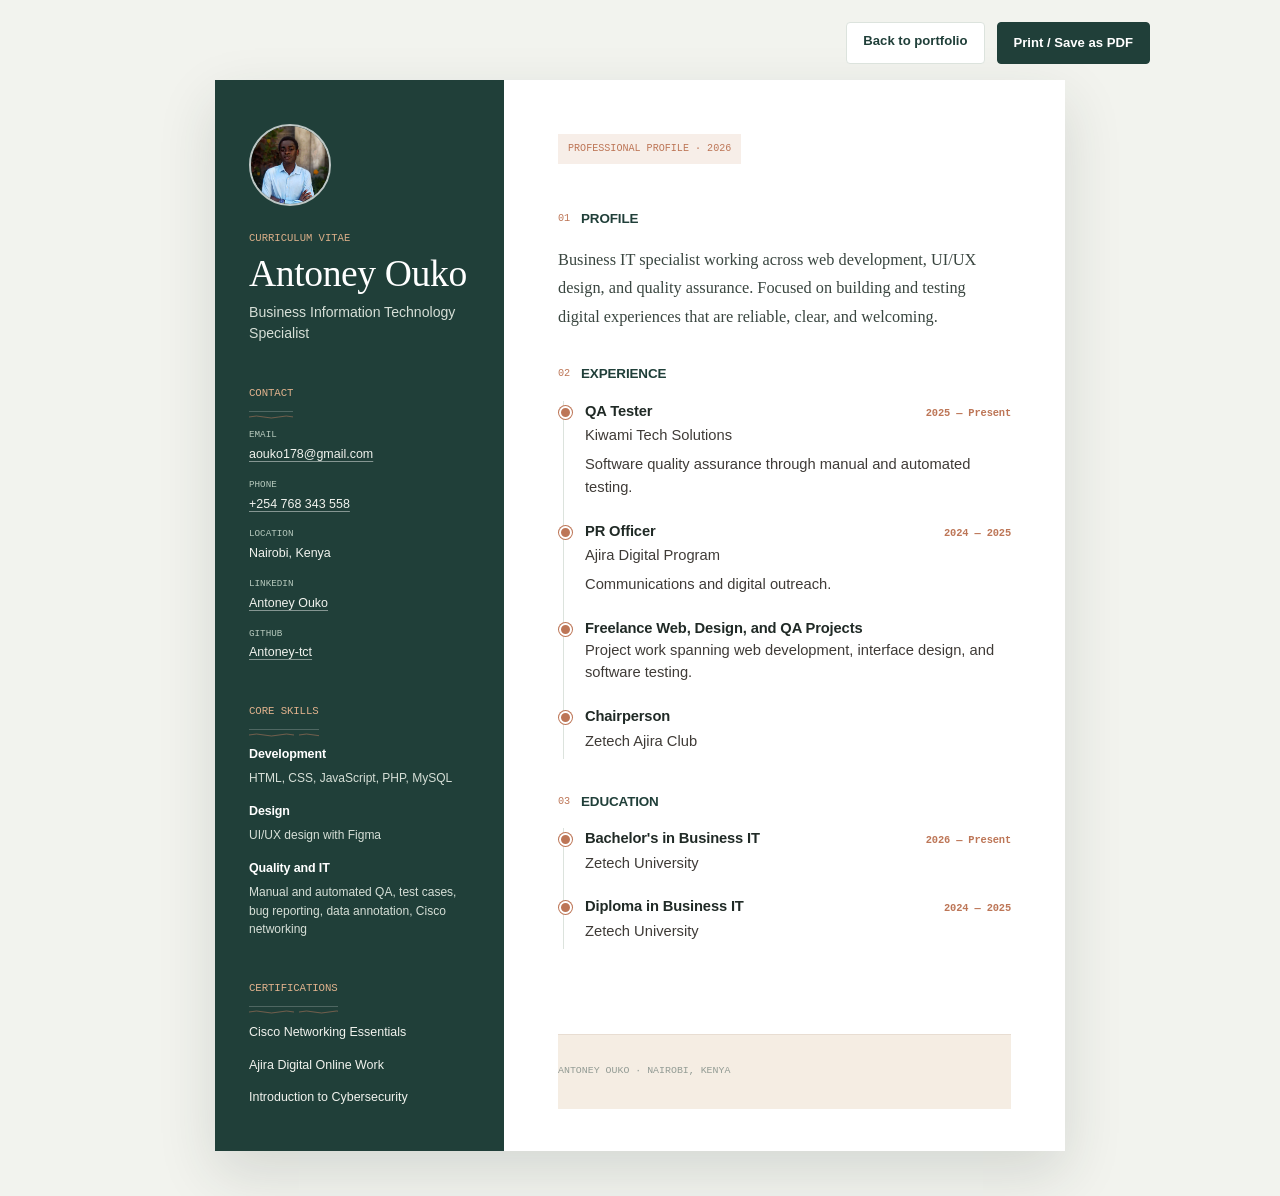
<file: cv.html>
<!DOCTYPE html>
<html lang="en">
<head>
    <meta charset="UTF-8">
    <meta name="viewport" content="width=device-width, initial-scale=1.0">
    <meta name="description" content="CV of Antoney Ouko, Business IT specialist based in Nairobi, Kenya.">
    <title>CV · Antoney Ouko</title>
    <link rel="stylesheet" href="style.css">
    <style>
        body.cv-page {
            background: #f2eee8;
            color: #242321;
            font-family: Georgia, 'Times New Roman', serif;
        }

        .cv-actions {
            display: flex;
            justify-content: center;
            gap: 12px;
            padding: 24px 16px;
        }

        .cv-sheet {
            max-width: 850px;
            margin: 0 auto 48px;
            padding: 56px 64px;
            background: #fff;
            box-shadow: 0 12px 40px rgba(40, 32, 24, 0.12);
        }

        .cv-sheet h1 {
            margin-bottom: 8px;
            font-size: 2.6rem;
            line-height: 1.1;
        }

        .cv-role {
            margin-bottom: 14px;
            color: #9b5f48;
            font: 600 0.95rem/1.4 'Fragment Mono', monospace;
        }

        .cv-contact {
            display: flex;
            flex-wrap: wrap;
            gap: 6px 18px;
            padding-bottom: 20px;
            border-bottom: 2px solid #c17c5e;
            font: 0.85rem/1.5 Arial, sans-serif;
        }

        .cv-contact a {
            color: inherit;
            text-decoration: none;
        }

        .cv-section {
            margin-top: 26px;
        }

        .cv-section h2 {
            margin-bottom: 12px;
            color: #9b5f48;
            font: 600 0.95rem/1.3 'Fragment Mono', monospace;
            text-transform: uppercase;
        }

        .cv-section h2::after {
            display: none;
        }

        .cv-section p,
        .cv-section li {
            color: #3f3b37;
            font: 0.92rem/1.55 Arial, sans-serif;
        }

        .cv-item {
            margin-bottom: 16px;
        }

        .cv-item h3 {
            display: flex;
            justify-content: space-between;
            gap: 16px;
            margin-bottom: 3px;
            font: 700 1rem/1.4 Arial, sans-serif;
        }

        .cv-item h3 span {
            color: #6b625c;
            font-size: 0.85rem;
            font-weight: 400;
            white-space: nowrap;
        }

        .cv-list {
            display: grid;
            grid-template-columns: 1fr 1fr;
            gap: 6px 24px;
            padding-left: 18px;
        }

        @media (max-width: 600px) {
            .cv-sheet {
                margin: 0 12px 24px;
                padding: 32px 24px;
            }

            .cv-sheet h1 {
                font-size: 2rem;
            }

            .cv-list {
                grid-template-columns: 1fr;
            }

            .cv-item h3 {
                flex-direction: column;
                gap: 0;
            }
        }

        @media print {
            @page {
                size: A4;
                margin: 14mm;
            }

            body.cv-page {
                background: #fff;
            }

            .cv-actions {
                display: none;
            }

            .cv-sheet {
                max-width: none;
                margin: 0;
                padding: 0;
                box-shadow: none;
            }

            .cv-section,
            .cv-item {
                break-inside: avoid;
            }
        }
        .cv-page {
            --resume-forest: #203f39;
            --resume-forest-light: #2b5148;
            --resume-copper: #bd7657;
            --resume-paper: #f2f3ee;
            --resume-ink: #202a26;
            --resume-muted: #69736d;
            --resume-line: #dce3dd;
        }

        .cv-page section {
            position: static;
            padding: 0;
        }

        .cv-page header {
            position: static;
            top: auto;
            left: auto;
            z-index: auto;
            width: auto;
            padding: 0;
            border: 0;
            background: transparent;
            backdrop-filter: none;
        }

        body.cv-page {
            min-height: 100vh;
            background: var(--resume-paper);
            color: var(--resume-ink);
            font-family: 'Graphik', Arial, sans-serif;
        }

        .cv-actions {
            justify-content: flex-end;
            max-width: 1020px;
            margin: 0 auto;
            padding: 22px 0 16px;
        }

        .cv-action {
            min-height: 42px;
            padding: 10px 16px;
            border: 1px solid var(--resume-line);
            border-radius: 4px;
            background: #fff;
            color: var(--resume-forest);
            font: 600 0.82rem/1.2 'Graphik', Arial, sans-serif;
            text-decoration: none;
            cursor: pointer;
        }

        .cv-action-primary {
            border-color: var(--resume-forest);
            background: var(--resume-forest);
            color: #fff;
        }

        .cv-action:hover { border-color: var(--resume-copper); color: var(--resume-copper); }
        .cv-action-primary:hover { background: var(--resume-forest-light); color: #fff; }
        .cv-action:focus-visible { outline: 3px solid var(--resume-copper); outline-offset: 3px; }

        .cv-sheet {
            display: grid;
            grid-template-columns: 34% 66%;
            width: min(1020px, calc(100% - 40px));
            min-height: 900px;
            margin: 0 auto 48px;
            overflow: hidden;
            padding: 0;
            background: #fff;
            box-shadow: 0 22px 55px rgba(32, 51, 43, 0.14);
        }

        .cv-sidebar {
            padding: 44px 34px;
            background: var(--resume-forest);
            color: #f4f5ef;
        }

        .cv-portrait {
            display: block;
            width: 82px;
            height: 82px;
            margin-bottom: 24px;
            border: 2px solid rgba(255, 255, 255, 0.7);
            border-radius: 50%;
            object-fit: cover;
        }

        .cv-eyebrow,
        .cv-document-label,
        .cv-contact-label,
        .cv-sidebar-heading,
        .cv-section-index,
        .cv-item-date,
        .cv-footer {
            font-family: 'Fragment Mono', monospace;
        }

        .cv-eyebrow,
        .cv-document-label,
        .cv-contact-label,
        .cv-sidebar-heading,
        .cv-section-index,
        .cv-footer { text-transform: uppercase; }

        .cv-eyebrow { margin-bottom: 8px; color: #d9ae88; font-size: 0.66rem; }
        .cv-sheet h1.cv-name { margin: 0 0 8px; color: #fff; font: 500 2.35rem/1.03 'Freight Text', Georgia, serif; }
        .cv-sidebar .cv-role { max-width: 220px; margin: 0; color: #d6dfd7; font: 400 0.88rem/1.5 'Graphik', Arial, sans-serif; }
        .cv-sidebar-section { margin-top: 34px; }
        .cv-sidebar-heading { margin: 0 0 16px; padding-bottom: 9px; border-bottom: 1px solid rgba(244, 245, 239, 0.22); color: #e0b28d; font-size: 0.67rem; font-weight: 400; }
        .cv-contact-list, .cv-cert-list { display: grid; gap: 14px; margin: 0; padding: 0; list-style: none; }
        .cv-contact-list li, .cv-cert-list li { color: #f1f3ee; font-size: 0.78rem; line-height: 1.5; overflow-wrap: anywhere; }
        .cv-contact-label { display: block; margin-bottom: 3px; color: #b6c9bd; font-size: 0.58rem; }
        .cv-sidebar a { color: inherit; text-decoration-color: rgba(255, 255, 255, 0.45); text-underline-offset: 3px; }
        .cv-sidebar a:hover { color: #e7b58f; }
        .cv-skill-group + .cv-skill-group { margin-top: 16px; }
        .cv-skill-group h3 { margin: 0 0 5px; color: #fff; font: 600 0.78rem/1.4 'Graphik', Arial, sans-serif; }
        .cv-skill-group p { color: #d6dfd7; font-size: 0.75rem; line-height: 1.55; }

        .cv-content { display: flex; flex-direction: column; padding: 54px 54px 42px; }
        .cv-document-label { align-self: flex-start; margin-bottom: 12px; padding: 7px 10px; background: #f7eee8; color: var(--resume-copper); font-size: 0.63rem; }
        .cv-section .cv-content-intro { margin: 0; color: #3a4640; font: 400 1.02rem/1.75 'Freight Text', Georgia, serif; }
        .cv-section { margin-top: 34px; }
        .cv-section .cv-section-heading { display: flex; align-items: center; gap: 11px; margin: 0 0 18px; color: var(--resume-forest); font: 600 0.84rem/1.3 'Graphik', Arial, sans-serif; text-transform: uppercase; }
        .cv-section-index { color: var(--resume-copper); font-size: 0.64rem; font-weight: 400; }
        .cv-section .cv-section-heading::after { position: static; width: auto; height: 1px; flex: 1; background: var(--resume-line); content: ''; transform: none; }
        .cv-timeline { display: grid; gap: 22px; margin: 0 0 0 5px; padding: 0 0 0 21px; border-left: 1px solid var(--resume-line); list-style: none; }
        .cv-timeline-item { position: relative; }
        .cv-timeline-item::before { position: absolute; top: 5px; left: -26px; width: 9px; height: 9px; border: 2px solid #fff; border-radius: 50%; background: var(--resume-copper); box-shadow: 0 0 0 1px var(--resume-copper); content: ''; }
        .cv-item-heading { display: flex; align-items: baseline; justify-content: space-between; gap: 12px; margin: 0; color: var(--resume-ink); font: 600 0.92rem/1.4 'Graphik', Arial, sans-serif; }
        .cv-item-date { flex: 0 0 auto; color: var(--resume-copper); font-size: 0.65rem; }
        .cv-item-org { margin: 3px 0 6px; color: var(--resume-muted); font-size: 0.77rem; font-weight: 600; }
        .cv-item-description { color: #56615a; font-size: 0.78rem; line-height: 1.6; }
        .cv-education .cv-timeline { gap: 16px; }
        .cv-footer { margin-top: auto; padding-top: 28px; color: #929b94; font-size: 0.62rem; }

        @media (max-width: 760px) {
            .cv-actions { justify-content: center; padding: 16px 12px; }
            .cv-sheet { grid-template-columns: 1fr; width: min(100% - 24px, 620px); margin-bottom: 24px; }
            .cv-sidebar { padding: 32px 28px; }
            .cv-sidebar-section { margin-top: 26px; }
            .cv-content { padding: 36px 28px; }
        }

        @media (max-width: 480px) {
            .cv-actions { gap: 8px; }
            .cv-action { flex: 1; padding: 9px 10px; font-size: 0.74rem; }
            .cv-sidebar { padding: 28px 24px; }
            .cv-content { padding: 32px 24px; }
            .cv-sheet h1.cv-name { font-size: 2.1rem; }
            .cv-item-heading { align-items: flex-start; flex-direction: column; gap: 2px; }
        }

        @media print {
            @page { size: A4; margin: 0; }
            body.cv-page { background: #fff; print-color-adjust: exact; -webkit-print-color-adjust: exact; }
            .cv-actions { display: none; }
            .cv-sheet { grid-template-columns: 68mm 1fr; width: 210mm; min-height: 297mm; margin: 0; overflow: visible; box-shadow: none; }
            .cv-sidebar { padding: 13mm 10mm; }
            .cv-content { padding: 14mm 13mm 12mm; }
            .cv-sidebar-section { margin-top: 8mm; }
            .cv-section { margin-top: 9mm; }
            .cv-timeline, .cv-timeline-item { break-inside: avoid; }
        }
    </style>
</head>
<body class="cv-page">
    <nav class="cv-actions" aria-label="CV actions">
        <a class="cv-action" href="index.html#studio">Back to portfolio</a>
        <button class="cv-action cv-action-primary" type="button" onclick="window.print()">Print / Save as PDF</button>
    </nav>

    <main class="cv-sheet">
        <aside class="cv-sidebar" aria-label="Contact details and skills">
            <header class="cv-identity">
                <img class="cv-portrait" src="image/photo2.jpg" alt="Antoney Ouko" width="82" height="82">
                <p class="cv-eyebrow">Curriculum vitae</p>
                <h1 class="cv-name">Antoney Ouko</h1>
                <p class="cv-role">Business Information Technology Specialist</p>
            </header>
            <section class="cv-sidebar-section" aria-labelledby="cv-contact-heading">
                <h2 class="cv-sidebar-heading" id="cv-contact-heading">Contact</h2>
                <ul class="cv-contact-list">
                    <li><span class="cv-contact-label">Email</span><a href="mailto:aouko178@gmail.com">aouko178@gmail.com</a></li>
                    <li><span class="cv-contact-label">Phone</span><a href="tel:+254768343558">+254 768 343 558</a></li>
                    <li><span class="cv-contact-label">Location</span>Nairobi, Kenya</li>
                    <li><span class="cv-contact-label">LinkedIn</span><a href="https://www.linkedin.com/in/antoney-ouko-91b220369" target="_blank" rel="noopener noreferrer">Antoney Ouko</a></li>
                    <li><span class="cv-contact-label">GitHub</span><a href="https://github.com/Antoney-tct" target="_blank" rel="noopener noreferrer">Antoney-tct</a></li>
                </ul>
            </section>
            <section class="cv-sidebar-section" aria-labelledby="cv-skills-heading">
                <h2 class="cv-sidebar-heading" id="cv-skills-heading">Core skills</h2>
                <div class="cv-skill-group"><h3>Development</h3><p>HTML, CSS, JavaScript, PHP, MySQL</p></div>
                <div class="cv-skill-group"><h3>Design</h3><p>UI/UX design with Figma</p></div>
                <div class="cv-skill-group"><h3>Quality and IT</h3><p>Manual and automated QA, test cases, bug reporting, data annotation, Cisco networking</p></div>
            </section>
            <section class="cv-sidebar-section" aria-labelledby="cv-certifications-heading">
                <h2 class="cv-sidebar-heading" id="cv-certifications-heading">Certifications</h2>
                <ul class="cv-cert-list">
                    <li>Cisco Networking Essentials</li>
                    <li>Ajira Digital Online Work</li>
                    <li>Introduction to Cybersecurity</li>
                </ul>
            </section>
        </aside>

        <div class="cv-content">
            <p class="cv-document-label">Professional profile · 2026</p>
            <section class="cv-section" aria-labelledby="cv-profile-heading">
                <h2 class="cv-section-heading" id="cv-profile-heading"><span class="cv-section-index">01</span>Profile</h2>
                <p class="cv-content-intro">Business IT specialist working across web development, UI/UX design, and quality assurance. Focused on building and testing digital experiences that are reliable, clear, and welcoming.</p>
            </section>
            <section class="cv-section" aria-labelledby="cv-experience-heading">
                <h2 class="cv-section-heading" id="cv-experience-heading"><span class="cv-section-index">02</span>Experience</h2>
                <ol class="cv-timeline">
                    <li class="cv-timeline-item"><h3 class="cv-item-heading">QA Tester <span class="cv-item-date">2025 — Present</span></h3><p class="cv-item-org">Kiwami Tech Solutions</p><p class="cv-item-description">Software quality assurance through manual and automated testing.</p></li>
                    <li class="cv-timeline-item"><h3 class="cv-item-heading">PR Officer <span class="cv-item-date">2024 — 2025</span></h3><p class="cv-item-org">Ajira Digital Program</p><p class="cv-item-description">Communications and digital outreach.</p></li>
                    <li class="cv-timeline-item"><h3 class="cv-item-heading">Freelance Web, Design, and QA Projects</h3><p class="cv-item-description">Project work spanning web development, interface design, and software testing.</p></li>
                    <li class="cv-timeline-item"><h3 class="cv-item-heading">Chairperson</h3><p class="cv-item-org">Zetech Ajira Club</p></li>
                </ol>
            </section>
            <section class="cv-section cv-education" aria-labelledby="cv-education-heading">
                <h2 class="cv-section-heading" id="cv-education-heading"><span class="cv-section-index">03</span>Education</h2>
                <ol class="cv-timeline">
                    <li class="cv-timeline-item"><h3 class="cv-item-heading">Bachelor's in Business IT <span class="cv-item-date">2026 — Present</span></h3><p class="cv-item-org">Zetech University</p></li>
                    <li class="cv-timeline-item"><h3 class="cv-item-heading">Diploma in Business IT <span class="cv-item-date">2024 — 2025</span></h3><p class="cv-item-org">Zetech University</p></li>
                </ol>
            </section>
            <footer class="cv-footer">Antoney Ouko · Nairobi, Kenya</footer>
        </div>
    </main>
</body>
</html>
</file>
<file: style.css>
/* ===== RESET ===== */
        * {
            margin: 0;
            padding: 0;
            box-sizing: border-box;
        }

        /* ===== NEW COLOR PALETTE: Earth + Warmth ===== */
        :root {
            --clay: #9c7c6b;
            --terracotta: #c17c5e;
            --sage: #9b9f7e;
            --cream: #f9f3e9;
            --paper: #f5ede3;
            --ink: #2c2c2c;
            --warm-gray: #6b625c;
            --dusty-rose: #d4a5a5;
            --olive: #7a7d5e;
            
            --bg: #fcf8f2;
            --card-bg: #ffffff;
            --border-soft: #e8ddd2;
            --accent: var(--terracotta);
            
            --shadow-soft: 0 20px 40px -25px rgba(0,0,0,0.1);
            --shadow-warm: 0 25px 40px -20px rgba(156, 124, 107, 0.2);
            
            --border-radius-lg: 30px;
            --border-radius-md: 20px;
            --border-radius-sm: 12px;
            
            --transition: all 0.3s ease;
            
            --header-bg: rgba(252, 248, 242, 0.9);
            --shape-gradient: linear-gradient(145deg, var(--cream), #f0e4d8);
        }

        body.dark-mode {
            --bg: #1a1918;
            --card-bg: #242220;
            --paper: #1f1d1b;
            --cream: #2a2826;
            --ink: #f0e6d9;
            --warm-gray: #b0a8a0;
            --border-soft: #3d3a36;
            --header-bg: rgba(26, 25, 24, 0.9);
            --shape-gradient: linear-gradient(145deg, #2a2826, #1f1d1b);
            --shadow-soft: 0 20px 40px -25px rgba(0,0,0,0.5);
            --shadow-warm: 0 25px 40px -20px rgba(193, 124, 94, 0.1);
        }

        body {
            background-color: var(--bg);
            color: var(--ink);
            font-family: 'Graphik', -apple-system, BlinkMacSystemFont, sans-serif;
            font-weight: 400;
            line-height: 1.6;
            transition: background-color 0.4s ease, color 0.4s ease;
            scroll-behavior: smooth;
        }

        /* ===== TYPOGRAPHY ===== */
        h1, h2, h3, h4 {
            font-family: 'Freight Text', Georgia, serif;
            font-weight: 500;
            letter-spacing: -0.01em;
        }

        h1 {
            font-size: clamp(3.2rem, 8vw, 5rem);
            line-height: 1.1;
            font-weight: 450;
            color: var(--ink);
        }

        h2 {
            font-size: clamp(2.2rem, 5vw, 3.2rem);
            font-weight: 450;
            margin-bottom: 3rem;
            position: relative;
            display: inline-block;
        }

        /* Hand-drawn squiggle underline */
        h2::after {
            content: '';
            position: absolute;
            bottom: -10px;
            left: 0;
            width: 100%;
            height: 8px;
            background: url('data:image/svg+xml;utf8,<svg width="100" height="8" viewBox="0 0 100 8" xmlns="http://www.w3.org/2000/svg"><path d="M0 4 Q 15 0, 30 4 T 60 4 T 90 4" stroke="%23c17c5e" fill="none" stroke-width="2" opacity="0.5"/></svg>') repeat-x;
            background-size: 50px 8px;
        }

        h3 {
            font-size: 1.6rem;
            font-weight: 500;
            margin-bottom: 1rem;
        }

        p, li {
            color: var(--warm-gray);
            font-size: 1.1rem;
        }

        .mono {
            font-family: 'Fragment Mono', monospace;
            font-size: 0.9rem;
            letter-spacing: -0.02em;
            color: var(--clay);
        }

        /* ===== LAYOUT ===== */
        .container {
            max-width: 1300px;
            margin: 0 auto;
            padding: 0 30px;
        }

        section {
            padding: 100px 0;
            position: relative;
        }

        /* ===== HEADER ===== */
        header {
            position: fixed;
            top: 0;
            left: 0;
            width: 100%;
            z-index: 100;
            padding: 25px 0;
            background: var(--header-bg);
            backdrop-filter: blur(8px);
            border-bottom: 1px solid var(--border-soft);
        }

        .header-content {
            display: flex;
            justify-content: space-between;
            align-items: center;
            gap: 24px;
        }

        .logo {
            display: inline-flex;
            align-items: center;
            gap: 10px;
            font-family: 'Freight Text', serif;
            font-size: 1.5rem;
            font-weight: 450;
            text-decoration: none;
            color: var(--ink);
            flex: 0 0 auto;
            padding: 10px 0;
            
        }

        .logo-mark {
            display: block;
            width: 42px;
            height: 42px;
            flex: 0 0 42px;
            border-radius: 50%;
            object-fit: cover;
        }

        .nav-menu {
            display: flex;
            align-items: center;
            gap: clamp(14px, 1.7vw, 24px);
            list-style: none;
            flex-shrink: 0;
        }

        .nav-menu a {
            text-decoration: none;
            color: var(--warm-gray);
            font-size: 0.95rem;
            white-space: nowrap;
            transition: var(--transition);
            position: relative;
        }

        .nav-menu a:hover {
            color: var(--terracotta);
        }

        /* Hand-drawn style hover */
        .nav-menu a::after {
            content: '';
            position: absolute;
            bottom: -4px;
            left: 0;
            width: 100%;
            height: 1px;
            background: currentColor;
            transform: scaleX(0);
            transition: transform 0.2s ease;
        }

        .nav-menu a:hover::after {
            transform: scaleX(1);
        }

        .nav-close-btn {
            display: none;
        }

        .theme-toggle-btn {
            background: none;
            border: 1px solid var(--border-soft);
            color: var(--ink);
            width: 35px;
            height: 35px;
            border-radius: 50%;
            cursor: pointer;
            display: flex;
            align-items: center;
            justify-content: center;
            transition: var(--transition);
        }
        .theme-toggle-btn:hover {
            border-color: var(--terracotta);
            color: var(--terracotta);
        }

        .nav-menu .btn-hire-me {
            padding: 10px 22px;
            font-size: 0.9rem;
            color: white !important; /* Override nav link color */
            background: var(--terracotta);
            border-radius: 50px;
            line-height: 1;
        }

        .nav-menu .btn-hire-me:hover {
            background: var(--sage);
            color: white !important; /* Override nav link hover color */
            transform: translateY(-2px);
        }

        .nav-menu .btn-hire-me::after {
            display: none; /* remove the underline hover effect */
        }

        .menu-toggle {
            display: none;
            flex-direction: column;
            align-items: center;
            justify-content: center;
            gap: 6px;
            width: 46px;
            height: 42px;
            padding: 8px;
            border: 0;
            background: transparent;
            cursor: pointer;
        }

        .menu-toggle span {
            width: 30px;
            height: 2px;
            background: var(--ink);
            transition: var(--transition);
        }

        @media (max-width: 1100px) {
            .header-content {
                gap: 16px;
            }

            .menu-toggle {
                display: flex;
                position: relative;
                z-index: 101;
                margin-left: auto;
                padding: 8px;
                border: 0;
                background: transparent;
            }

            .nav-menu {
                position: fixed;
                top: 0;
                right: -100%;
                width: min(320px, 85vw);
                height: 100vh;
                height: 100dvh;
                overflow-y: auto;
                padding: 72px 24px 28px;
                background: var(--card-bg);
                flex-direction: column;
                justify-content: center;
                gap: 24px;
                transition: var(--transition);
                border-left: 1px solid var(--border-soft);
                box-shadow: var(--shadow-warm);
                z-index: 100;
            }

            .nav-close-btn {
                display: flex;
                align-items: center;
                justify-content: center;
                position: absolute;
                top: 20px;
                right: 20px;
                width: 44px;
                height: 44px;
                padding: 0;
                border: 0;
                background: transparent;
                font-size: 1.5rem;
                color: var(--ink);
                cursor: pointer;
            }

            .nav-menu.active {
                right: 0;
            }
        }

        /* ===== HERO ===== */
        .hero {
            min-height: 100vh;
            display: flex;
            align-items: center;
            padding-top: 80px;
        }

        .hero-grid {
            display: grid;
            grid-template-columns: 1.2fr 0.8fr;
            gap: 60px;
            align-items: center;
        }

        .hero-tag {
            display: inline-block;
            font-family: 'Fragment Mono', monospace;
            font-size: 0.85rem;
            color: var(--terracotta);
            margin-bottom: 20px;
            border: 1px solid var(--border-soft);
            padding: 6px 16px;
            border-radius: 40px;
            background: var(--card-bg);
        }

        .hero-title span {
            color: var(--terracotta);
            font-style: italic;
        }

        .hero-text {
            font-size: 1.25rem;
            color: var(--warm-gray);
            max-width: 550px;
            margin: 30px 0;
            border-left: 3px solid var(--sage);
            padding-left: 25px;
        }

        .hero-image {
            position: relative;
        }

        .hand-drawn-circle {
            width: 400px;
            height: 400px;
            position: relative;
            animation: subtleFloat 8s ease-in-out infinite;
        }
        
        .hand-drawn-circle:hover .organic-shape {
            transform: scale(1.02) rotate(1deg);
            border-style: solid;
            transition: var(--transition);
        }

        @keyframes subtleFloat {
            0%, 100% { transform: translateY(0) rotate(0deg); }
            50% { transform: translateY(-15px) rotate(2deg); }
        }

        .organic-shape {
            width: 100%;
            height: 100%;
            background: var(--shape-gradient);
            border-radius: 70% 30% 50% 50% / 30% 60% 40% 70%;
            display: flex;
            align-items: center;
            justify-content: center;
            border: 2px dashed var(--clay);
            position: relative;
            box-shadow: var(--shadow-soft);
        }

        .organic-shape i {
            font-size: 120px;
            color: var(--terracotta);
            opacity: 0.8;
        }

        .profile-img {
            width: 100%;
            height: 100%;
            object-fit: cover;
            border-radius: inherit;
        }

        /* hand-drawn dots */
        .organic-shape::before {
            content: '◈ ◈ ◈';
            position: absolute;
            top: -40px;
            left: 20px;
            color: var(--sage);
            font-size: 20px;
            opacity: 0.4;
        }

        .hero-buttons {
            display: flex;
            gap: 20px;
        }

        .btn {
            display: inline-flex;
            align-items: center;
            gap: 12px;
            padding: 14px 30px;
            border-radius: 50px;
            text-decoration: none;
            transition: var(--transition);
            font-weight: 500;
            border: 1px solid transparent;
        }

        .btn-primary {
            background: var(--terracotta);
            color: white;
            border-color: var(--terracotta);
        }

        .btn-primary:hover {
            background: transparent;
            color: var(--terracotta);
            border-color: var(--terracotta);
            transform: translateY(-3px);
        }

        .btn-secondary {
            background: transparent;
            border: 1px solid var(--border-soft);
            color: var(--ink);
        }

        .btn-secondary:hover {
            border-color: var(--terracotta);
            color: var(--terracotta);
            transform: translateY(-3px);
        }

        /* My skills section SKILLS */
        .skills {
            background: var(--paper);
            position: relative;
            overflow: hidden;
        }

        .skills-grid {
            display: grid;
            grid-template-columns: repeat(auto-fit, minmax(300px, 1fr));
            gap: 30px;
        }

        .skill-card {
            background: var(--card-bg);
            border: 1px solid var(--border-soft);
            border-radius: var(--border-radius-lg);
            padding: 40px 30px;
            transition: var(--transition);
            position: relative;
            box-shadow: var(--shadow-soft);
        }

        .skill-card:hover {
            transform: translateY(-8px);
            border-color: var(--terracotta);
            box-shadow: var(--shadow-warm);
        }

        .skill-icon {
            font-size: 2.5rem;
            color: var(--sage);
            margin-bottom: 20px;
        }

        .skill-list {
            list-style: none;
            margin-top: 20px;
        }

        .skill-list li {
            padding: 8px 0;
            border-bottom: 1px dashed var(--border-soft);
            font-size: 0.95rem;
        }

        .skill-list li::before {
            content: '◈';
            color: var(--terracotta);
            margin-right: 10px;
            font-size: 0.8rem;
        }

        .skill-card-link {
            text-decoration: none;
            color: inherit;
            display: block;
        }

        /* Work/tasks part */
        .work-grid {
            display: grid;
            grid-template-columns: repeat(auto-fit, minmax(320px, 1fr));
            gap: 40px;
        }

        .work-card {
            background: var(--card-bg);
            border: 1px solid var(--border-soft);
            border-radius: var(--border-radius-lg);
            overflow: hidden;
            transition: var(--transition);
            box-shadow: var(--shadow-soft);
        }

        .work-card-link {
            text-decoration: none;
            color: inherit;
            display: block;
            transition: var(--transition);
        }
        .work-card-link:hover .work-card,
        .work-card:hover {
            border-color: var(--sage);
            transform: translateY(-5px);
        }

        .work-image {
            width: 100%;
            height: 240px;
            object-fit: cover;
            filter: grayscale(20%) sepia(10%);
            transition: var(--transition);
        }

        .work-card:hover .work-image {
            filter: grayscale(0%) sepia(0%);
        }

        .work-content {
            padding: 25px;
            position: relative;
        }

        .work-category {
            font-family: 'Fragment Mono', monospace;
            font-size: 0.7rem;
            color: var(--terracotta);
            text-transform: uppercase;
            letter-spacing: 1px;
            margin-bottom: 10px;
            display: block;
        }

        .work-tags {
            display: flex;
            flex-wrap: wrap;
            gap: 8px;
            margin-top: 15px;
        }

        .work-tag {
            font-family: 'Fragment Mono', monospace;
            font-size: 0.7rem;
            padding: 4px 12px;
            background: var(--cream);
            border-radius: 30px;
            color: var(--clay);
        }

        /* My projects*/
        .project-detail-section {
            padding: 150px 0 100px;
        }

        .project-header {
            text-align: center;
            max-width: 800px;
            margin: 0 auto 60px;
        }

        .project-title-large {
            font-size: clamp(2.5rem, 6vw, 4rem);
            margin-top: 10px;
            margin-bottom: 30px;
        }

        .filter-bar {
            display: flex;
            gap: 15px;
            margin-bottom: 40px;
            flex-wrap: wrap;
        }

        .filter-btn {
            font-family: 'Fragment Mono', monospace;
            font-size: 0.9rem;
            padding: 10px 20px;
            border: 1px solid var(--border-soft);
            background: var(--card-bg);
            color: var(--warm-gray);
            border-radius: 30px;
            cursor: pointer;
            transition: var(--transition);
        }

        .filter-btn:hover {
            border-color: var(--terracotta);
            color: var(--terracotta);
        }

        .filter-btn.active {
            background: var(--terracotta);
            color: white;
            border-color: var(--terracotta);
        }

        .project-main-image {
            width: 100%;
            height: 500px;
            object-fit: cover;
            border-radius: var(--border-radius-lg);
            margin-bottom: 60px;
            box-shadow: var(--shadow-warm);
        }

        .project-body-grid {
            display: grid;
            grid-template-columns: 2fr 1fr;
            gap: 60px;
        }

        .project-description-block h2 {
            font-size: 2rem;
        }
        .project-description-block p {
            font-size: 1.2rem;
            line-height: 1.7;
        }

        /* Glassmorphism for the Chat Window */
        .chat-window {
            backdrop-filter: blur(12px);
            background: var(--header-bg);
        }

        /* Custom Scrollbar for that premium feel */
        ::-webkit-scrollbar {
            width: 10px;
        }
        ::-webkit-scrollbar-track {
            background: var(--bg);
        }
        ::-webkit-scrollbar-thumb {
            background: var(--border-soft);
            border-radius: 10px;
            border: 3px solid var(--bg);
        }
        ::-webkit-scrollbar-thumb:hover {
            background: var(--clay);
        }

        .post-content-body blockquote {
            border-left: 3px solid var(--sage);
            padding-left: 25px;
            margin: 30px 0;
            font-style: italic;
            font-size: 1.2rem;
        }

        .project-meta-block {
            background: var(--paper);
            padding: 30px;
            border-radius: var(--border-radius-md);
            border: 1px solid var(--border-soft);
            align-self: start; /* Stick to top */
        }

        /* Styles for my about.html  */
        .page-subtitle {
            max-width: 600px;
            margin: 0 auto 40px;
        }
        .content-image {
            width: 100%;
            border-radius: 20px;
            margin-top: 30px;
        }
        .about-sidebar {
            background: var(--paper);
            padding: 40px;
            border-radius: var(--border-radius-lg);
        }
        .timeline {
            border-left: 2px dashed var(--terracotta);
            padding-left: 30px;
            margin-left: 10px;
        }
        .timeline-item {
            position: relative;
            margin-bottom: 40px;
        }
        .timeline-dot {
            position: absolute;
            left: -37px; 
            top: 5px;
            width: 12px;
            height: 12px;
            border-radius: 50%;
        }
        .certifications-title {
            margin: 30px 0 20px;
        }
        .mb-20 { margin-bottom: 20px; }
        .mb-30 { margin-bottom: 30px; }
        .text-center { text-align: center; }


        .project-meta-block h3 {
            margin-bottom: 15px;
        }

        /* Hire me section */
        .studio {
            background: var(--paper);
        }

        .studio-grid {
            display: grid;
            grid-template-columns: 1fr 1fr;
            gap: 60px;
            align-items: start;
        }

        .hand-drawn-card {
            background: var(--card-bg);
            border: 1px solid var(--border-soft);
            border-radius: var(--border-radius-lg);
            padding: 40px;
            position: relative;
            transform: rotate(-0.5deg);
            transition: var(--transition);
            box-shadow: var(--shadow-soft);
        }

        .hand-drawn-card:hover {
            transform: rotate(0deg) translateY(-5px);
            border-color: var(--terracotta);
        }

        .hand-drawn-card::before {
            content: '✦';
            position: absolute;
            top: -15px;
            left: 30px;
            font-size: 30px;
            color: var(--sage);
            opacity: 0.5;
        }

        .cv-header {
            display: flex;
            justify-content: space-between;
            align-items: center;
            margin-bottom: 30px;
            border-bottom: 2px dashed var(--border-soft);
            padding-bottom: 20px;
        }

        .cv-name {
            font-family: 'Freight Text', serif;
            font-size: 2.2rem;
            font-weight: 500;
        }

        .cv-name span {
            color: var(--terracotta);
            font-style: italic;
        }

        .cv-line {
            display: flex;
            justify-content: space-between;
            padding: 12px 0;
            border-bottom: 1px dashed var(--border-soft);
            font-size: 0.95rem;
        }

        .cv-badge {
            font-family: 'Fragment Mono', monospace;
            font-size: 0.7rem;
            background: var(--cream);
            padding: 2px 10px;
            border-radius: 30px;
            color: var(--terracotta);
        }

        .stats {
            display: grid;
            grid-template-columns: repeat(3, 1fr);
            gap: 20px;
            margin: 40px 0;
        }

        .stat {
            text-align: center;
            padding: 20px;
            background: var(--card-bg);
            border: 1px solid var(--border-soft);
            border-radius: var(--border-radius-md);
        }

        .stat-number {
            font-family: 'Freight Text', serif;
            font-size: 2.5rem;
            font-weight: 500;
            color: var(--terracotta);
            line-height: 1;
        }

        .stat-label {
            font-family: 'Fragment Mono', monospace;
            font-size: 0.7rem;
            color: var(--clay);
            margin-top: 8px;
        }

        .download-link {
            display: inline-flex;
            align-items: center;
            gap: 10px;
            color: var(--terracotta);
            text-decoration: none;
            font-family: 'Fragment Mono', monospace;
            font-size: 0.9rem;
            border-bottom: 1px dotted currentColor;
            padding-bottom: 4px;
            margin-top: 20px;
            cursor: pointer;
        }

        .download-link:hover {
            color: var(--sage);
        }

        /* My sservices part */
        .services-grid {
            display: grid;
            grid-template-columns: repeat(auto-fit, minmax(300px, 1fr));
            gap: 30px;
        }

        .service-card {
            background: var(--card-bg);
            border: 1px solid var(--border-soft);
            border-radius: var(--border-radius-lg);
            padding: 40px;
            transition: var(--transition);
            position: relative;
            box-shadow: var(--shadow-soft);
            display: flex;
            flex-direction: column;
        }

        .service-card:hover {
            transform: translateY(-8px);
            border-color: var(--terracotta);
            box-shadow: var(--shadow-warm);
        }

        .service-price {
            font-family: 'Fragment Mono', monospace;
            color: var(--terracotta);
            font-size: 1.1rem;
            margin: 15px 0;
            display: block;
            font-weight: bold;
        }

        .service-features {
            list-style: none;
            margin: 20px 0 30px;
            flex-grow: 1;
        }

        .service-features li {
            margin-bottom: 12px;
            font-size: 1rem;
            display: flex;
            align-items: flex-start;
            gap: 10px;
            color: var(--warm-gray);
        }

        .service-features li i {
            color: var(--sage);
            margin-top: 5px;
        }

        /* My testimonial section*/
        .testimonials {
            background: var(--paper);
        }

        .testimonial-grid {
            display: grid;
            grid-template-columns: repeat(auto-fit, minmax(300px, 1fr));
            gap: 40px;
        }

        .testimonial-card {
            background: var(--card-bg);
            padding: 40px;
            border-radius: var(--border-radius-lg);
            border: 1px solid var(--border-soft);
            position: relative;
            box-shadow: var(--shadow-soft);
        }

        .testimonial-quote {
            font-family: 'Freight Text', serif;
            font-size: 1.3rem;
            font-style: italic;
            color: var(--ink);
            margin-bottom: 20px;
            line-height: 1.5;
        }

        .testimonial-author {
            font-family: 'Fragment Mono', monospace;
            font-size: 0.9rem;
            color: var(--terracotta);
            display: flex;
            align-items: center;
            gap: 10px;
        }
        .testimonial-author::before {
            content: '';
            display: block;
            width: 30px;
            height: 1px;
            background: var(--border-soft);
        }

        .testimonial-arrows {
            display: none; /* Hidden on desktop */
        }

        .testimonial-arrow {
            position: absolute;
            top: 50%;
            transform: translateY(-50%);
            z-index: 2;
            background: var(--card-bg);
            border: 1px solid var(--border-soft);
            color: var(--warm-gray);
            width: 45px;
            height: 45px;
            border-radius: 50%;
            cursor: pointer;
            transition: var(--transition);
            box-shadow: var(--shadow-soft);
        }
        .testimonial-arrow:hover {
            background: var(--terracotta);
            color: white;
            border-color: var(--terracotta);
        }
        #testimonialPrev { left: -5px; }
        #testimonialNext { right: -5px; }

        /* My blog part */
        .blog-preview {
            background: var(--paper);
        }

        .blog-grid {
            display: grid;
            grid-template-columns: repeat(auto-fit, minmax(320px, 1fr));
            gap: 40px;
        }

        .post-card-link {
            text-decoration: none;
            color: inherit;
            display: block;
            transition: var(--transition);
        }

        .post-card {
            background: var(--card-bg);
            border: 1px solid var(--border-soft);
            border-radius: var(--border-radius-lg);
            overflow: hidden;
            transition: var(--transition);
            box-shadow: var(--shadow-soft);
            height: 100%;
            display: flex;
            flex-direction: column;
        }

        .post-card-link:hover .post-card {
            border-color: var(--sage);
            transform: translateY(-5px);
        }

        .post-image {
            width: 100%;
            height: 220px;
            object-fit: cover;
        }

        .post-content {
            padding: 25px;
            display: flex;
            flex-direction: column;
            flex-grow: 1;
        }

        .post-meta {
            font-family: 'Fragment Mono', monospace;
            font-size: 0.8rem;
            color: var(--clay);
            margin-bottom: 10px;
        }

        .post-title { font-size: 1.4rem; margin-bottom: 10px; }
        .post-excerpt { flex-grow: 1; margin-bottom: 20px; font-size: 1rem; }
        .post-read-more {
            color: var(--terracotta);
            font-weight: 500;
        }

        .testimonial-nav {
            display: none; /* my tetimony buttons arrows are hidden on desktop */
            text-align: center;
            margin-top: 30px;
        }

        .testimonial-dot {
            display: inline-block;
            width: 10px;
            height: 10px;
            background: var(--border-soft);
            border-radius: 50%;
            margin: 0 5px;
            cursor: pointer;
            transition: var(--transition);
            border: none;
        }

        .testimonial-dot.active {
            background: var(--terracotta);
            transform: scale(1.2);
        }

        /* My contact section */
        .contact-grid {
            display: grid;
            grid-template-columns: 1fr 1fr;
            gap: 60px;
        }

        .contact-info {
            padding-right: 40px;
        }

        .contact-item {
            display: flex;
            align-items: center;
            gap: 20px;
            padding: 20px;
            background: var(--card-bg);
            border: 1px solid var(--border-soft);
            border-radius: var(--border-radius-md);
            margin-bottom: 15px;
            transition: var(--transition);
        }

        .contact-item:hover {
            border-color: var(--sage);
            transform: translateX(8px);
        }

        .contact-icon {
            width: 50px;
            height: 50px;
            background: var(--cream);
            border-radius: 50%;
            display: flex;
            align-items: center;
            justify-content: center;
            color: var(--terracotta);
            font-size: 1.2rem;
        }

        .contact-form {
            background: var(--card-bg);
            border: 1px solid var(--border-soft);
            border-radius: var(--border-radius-lg);
            padding: 40px;
            box-shadow: var(--shadow-soft);
        }

        .form-group {
            margin-bottom: 20px;
        }

        .form-label {
            display: block;
            margin-bottom: 8px;
            font-family: 'Fragment Mono', monospace;
            font-size: 0.8rem;
            color: var(--clay);
        }

        .form-input, .form-textarea {
            width: 100%;
            padding: 14px 18px;
            border: 1px solid var(--border-soft);
            border-radius: var(--border-radius-sm);
            font-family: 'Graphik', sans-serif;
            font-size: 1rem;
            transition: var(--transition);
            background: var(--bg);
            color: var(--ink);
        }

        .form-input:focus, .form-textarea:focus {
            border-color: var(--terracotta);
            background: var(--card-bg);
        }

        .menu-toggle:focus-visible,
        .nav-close-btn:focus-visible,
        .theme-toggle-btn:focus-visible,
        .form-input:focus-visible,
        .form-textarea:focus-visible,
        .form-submit:focus-visible {
            outline: 3px solid var(--terracotta);
            outline-offset: 3px;
        }

        .form-textarea {
            min-height: 120px;
            resize: vertical;
        }

        .form-submit {
            width: 100%;
            padding: 16px;
            background: var(--terracotta);
            color: white;
            border: none;
            border-radius: var(--border-radius-sm);
            font-size: 1rem;
            font-weight: 500;
            cursor: pointer;
            transition: var(--transition);
            display: flex;
            align-items: center;
            justify-content: center;
            gap: 10px;
        }

        .form-submit:hover {
            background: var(--sage);
            transform: translateY(-3px);
        }

        .form-submit:disabled {
            cursor: wait;
            opacity: 0.72;
            transform: none;
        }

        .form-status {
            min-height: 1.5em;
            margin-top: 16px;
            padding: 0;
            color: var(--warm-gray);
            font-size: 0.95rem;
            transition: color 0.2s ease, background-color 0.2s ease;
        }

        .form-status[data-state="sending"],
        .form-status[data-state="success"],
        .form-status[data-state="error"] {
            padding: 12px 14px;
            border-left: 3px solid var(--clay);
            border-radius: 0 6px 6px 0;
            background: var(--cream);
            color: var(--ink);
        }

        .form-status[data-state="success"] {
            border-left-color: var(--olive);
        }

        .form-status[data-state="error"] {
            border-left-color: var(--terracotta);
        }

        .form-alternative {
            margin-top: 12px;
            font-size: 0.9rem;
        }

        .form-alternative a {
            color: var(--terracotta);
            text-decoration-thickness: 1px;
            text-underline-offset: 3px;
        }

        .form-alternative a:hover {
            color: var(--olive);
        }

        .form-honeypot {
            position: absolute;
            left: -10000px;
            width: 1px;
            height: 1px;
            overflow: hidden;
        }

        /* ===== CHAT ===== */
        .chat-bubble {
            position: fixed;
            bottom: 30px;
            right: 30px;
            z-index: 100;
        }

        .chat-toggle {
            width: 70px;
            height: 70px;
            border-radius: 40% 60% 70% 30% / 50% 40% 60% 50%;


            background: var(--card-bg);
            border: 2px dashed var(--terracotta);
            color: var(--terracotta);
            font-size: 1.8rem;
            cursor: pointer;
            transition: var(--transition);
            box-shadow: var(--shadow-soft);
            animation: morph 10s ease-in-out infinite;
        }

        @keyframes morph {
            0%, 100% { border-radius: 40% 60% 70% 30% / 50% 40% 60% 50%; }
            50% { border-radius: 60% 40% 30% 70% / 40% 60% 50% 50%; }
        }

        .chat-window {
            position: absolute;
            bottom: 90px;
            right: 0;
            width: 350px;
            background: var(--card-bg);
            border: 1px solid var(--border-soft);
            border-radius: var(--border-radius-lg);
            overflow: hidden;
            display: none;
            flex-direction: column;
            box-shadow: var(--shadow-warm);
        }

        .chat-header {
            background: var(--cream);
            padding: 20px;
            border-bottom: 1px solid var(--border-soft);
            display: flex;
            justify-content: space-between;
            align-items: center;
        }

        .chat-header h4 {
            font-family: 'Freight Text', serif;
            margin: 0;
            color: var(--ink);
        }

        .chat-messages {
            height: 300px;
            padding: 20px;
            overflow-y: auto;
            background: var(--bg);
        }

        .message {
            padding: 12px 16px;
            border-radius: 20px;
            margin-bottom: 10px;
            max-width: 80%;
            font-size: 0.9rem;
        }

        .message.bot {
            background: var(--card-bg);
            border: 1px solid var(--border-soft);
            border-bottom-left-radius: 5px;
        }

        .message.user {
            background: var(--cream);
            margin-left: auto;
            border-bottom-right-radius: 5px;
        }

        /* New typing animation */
        .typing-animation {
            display: flex;
            align-items: center;
            height: 17px; /* Approximate height of a line of text */
        }

        .typing-dot {
            height: 8px;
            width: 8px;
            background-color: var(--warm-gray);
            border-radius: 50%;
            margin: 0 2px;
            animation: typing-bounce 1.4s infinite ease-in-out both;
        }

        .typing-dot:nth-child(1) {
            animation-delay: -0.32s;
        }

        .typing-dot:nth-child(2) {
            animation-delay: -0.16s;
        }

        @keyframes typing-bounce {
            0%, 80%, 100% { transform: scale(0); } 
            40% { transform: scale(1.0); }
        }

        .chat-input {
            display: flex;
            padding: 15px;
            gap: 10px;
            border-top: 1px solid var(--border-soft);
        }

        .chat-input input {
            flex: 1;
            padding: 12px;
            border: 1px solid var(--border-soft);
            border-radius: 30px;
            font-family: 'Graphik', sans-serif;
            background: var(--bg);
            color: var(--ink);
        }

        /* Chatbot Suggestion Chips */
        .suggestion-chip {
            background-color: var(--cream);
            border: 1px solid var(--border-soft);
            border-radius: 20px;
            color: var(--ink);
            padding: 6px 12px;
            margin: 4px;
            cursor: pointer;
            transition: var(--transition);
        }
        .suggestion-chip:hover {
            background-color: var(--terracotta);
            color: white;
            border-color: var(--terracotta);
        }

        .chat-send {
            width: 45px;
            height: 45px;
            border-radius: 50%;
            background: var(--terracotta);
            border: none;
            color: white;
            cursor: pointer;
        }

        /* Reply Preview above input */
        .reply-preview {
            display: flex;
            align-items: center;
            background: var(--cream);
            border-top: 1px solid var(--border-soft);
            padding: 8px 15px;
            font-size: 0.85rem;
            color: var(--warm-gray);
            border-bottom: 1px solid var(--border-soft);
        }

        .reply-preview .quoted-text-preview {
            flex-grow: 1;
            white-space: nowrap;
            overflow: hidden;
            text-overflow: ellipsis;
            font-style: italic;
            margin-right: 10px;
        }

        .reply-preview .clear-reply-btn {
            background: none;
            border: none;
            color: var(--warm-gray);
            font-size: 1rem;
            cursor: pointer;
            padding: 0 5px;
        }
        .reply-preview .clear-reply-btn:hover {
            color: var(--terracotta);
        }

        /* Quoted text inside a message bubble */
        .message .quoted-text-in-message {
            display: block;
            border-left: 3px solid var(--border-soft);
            padding-left: 8px;
            margin-bottom: 5px;
            font-size: 0.8em;
            color: var(--warm-gray);
            font-style: italic;
        }

        /*My footer section */
        footer {
            padding: 60px 0 30px;
            background: var(--paper);
            border-top: 1px solid var(--border-soft);
        }

        .footer-grid {
            display: grid;
            grid-template-columns: repeat(auto-fit, minmax(200px, 1fr));
            gap: 40px;
            margin-bottom: 40px;
        }

        .footer-title {
            font-family: 'Freight Text', serif;
            font-size: 1.2rem;
            margin-bottom: 20px;
            color: var(--terracotta);
        }

        .footer-links {
            list-style: none;
        }

        .footer-links li {
            margin-bottom: 10px;
            color: var(--warm-gray);
        }

        .footer-links a {
            color: var(--warm-gray);
            text-decoration: none;
            transition: var(--transition);
            border-bottom: 1px dotted transparent;
        }

        .footer-links a:hover {
            color: var(--terracotta);
            border-bottom-color: currentColor;
        }

        /*  My back to the top button */
        .back-to-top {
            position: fixed;
            bottom: 30px;
            left: 30px;
            width: 50px;
            height: 50px;
            background: var(--terracotta);
            color: white;
            border-radius: 50%;
            display: flex;
            align-items: center;
            justify-content: center;
            text-decoration: none;
            opacity: 0;
            visibility: hidden;
            transition: var(--transition);
            z-index: 90;
            box-shadow: var(--shadow-soft);
            font-size: 1.2rem;
            transform: translateY(20px);
        }

        .back-to-top.visible {
            opacity: 1;
            visibility: visible;
            transform: translateY(0);
        }

        .back-to-top:hover {
            background: var(--sage);
            transform: translateY(-5px);
            color: white;
        }

        .back-to-top:hover {
            color: white;
        }

        .social-links {
            display: flex;
            gap: 15px;
            margin-top: 20px;
        }

        .social-links a {
            width: 45px;
            height: 45px;
            background: var(--card-bg);
            border: 1px solid var(--border-soft);
            border-radius: 50%;
            display: flex;
            align-items: center;
            justify-content: center;
            color: var(--warm-gray);
            text-decoration: none;
            transition: var(--transition);
        }

        .social-links a:hover {
            border-color: var(--terracotta);
            color: var(--terracotta);
            transform: translateY(-3px);
        }

        .copyright {
            text-align: center;
            padding-top: 30px;
            border-top: 1px dashed var(--border-soft);
            color: var(--clay);
            font-family: 'Fragment Mono', monospace;
            font-size: 0.8rem;
        }

        /* ===== RESPONSIVE ===== */
        @media (max-width: 1024px) {
            .hero-grid,
            .studio-grid,
            .contact-grid,
            .project-body-grid {
                grid-template-columns: 1fr;
                gap: 40px;
            }

            .hand-drawn-circle {
                width: 300px;
                height: 300px;
                margin: 0 auto;
            }
        }

        @media (max-width: 768px) {
            .container {
                padding: 0 20px;
            }

            .stats {
                grid-template-columns: 1fr;
            }

            .contact-info {
                padding-right: 0;
            }

            .chat-window {
                width: 300px;
            }

            .testimonial-grid {
                display: flex;
                overflow-x: auto;
                scroll-snap-type: x mandatory;
                -webkit-overflow-scrolling: touch;
                scrollbar-width: none; /* Firefox */
                gap: 20px;
                padding-bottom: 15px; /* Add space for scrollbar if it appears */
            }
            .testimonial-grid::-webkit-scrollbar {
                display: none; /* Safari and Chrome */
            }
            .testimonial-card {
                flex: 0 0 90%;
                scroll-snap-align: start;
            }
            .testimonial-nav {
                display: block; /* Show on mobile */
            }
            .testimonials .container {
                position: relative; /* Needed for absolute positioning of arrows */
            }
            .testimonial-arrows {
                display: block; /* Show on mobile */
            }

            #testimonialPrev { left: 0; }
            #testimonialNext { right: 0; }
        }
</file>
